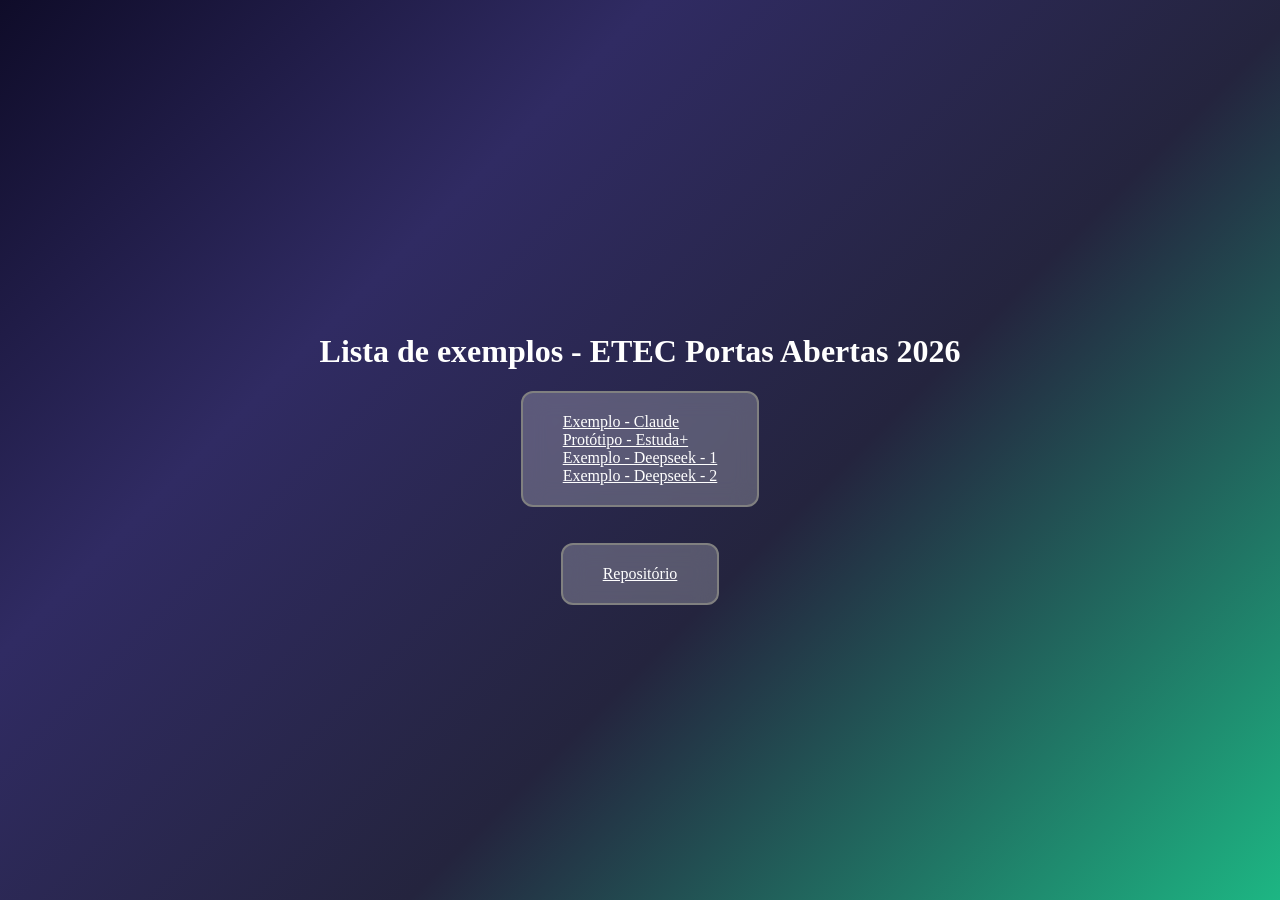
<file: index.html>
<!DOCTYPE html>
<html lang="en">
<head>
    <meta charset="UTF-8">
    <meta name="viewport" content="width=device-width, initial-scale=1.0">
    <link rel="stylesheet" href="style.css">
    <title>ETEC - 2026</title>
</head>
<body>
    <h1>Lista de exemplos - ETEC Portas Abertas 2026</h1>
    <div class="card">
        <ul>
        <li><a href="planner-estudos.html">Exemplo - Claude</a></li>
        <li><a href="https://normynaoexiste.github.io/site-estuda-mais/">Protótipo - Estuda+</a></li>
        <li><a href="deepseek_html_20260831_4bf552.html">Exemplo - Deepseek - 1</a></li>
        <li><a href="deepseek2.html" target="_blank">Exemplo - Deepseek - 2</a></li>
    </ul>
    </div>


    <br>
    <br>
    <div class="card">
        <a href="https://github.com/NormyNaoExiste">Repositório</a>
    </div>
</body>
</html>
</file>
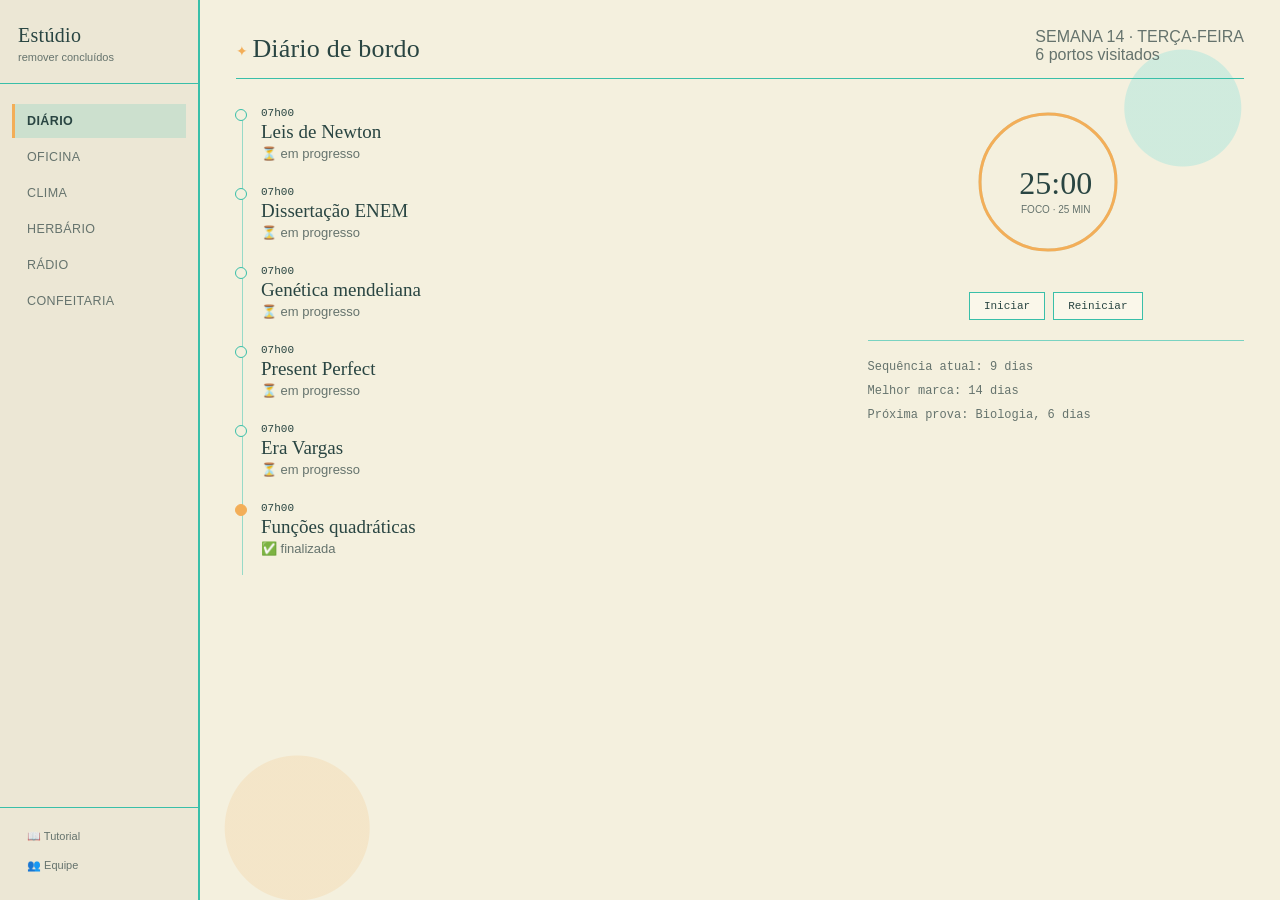
<file: deepseek2.html>
<!DOCTYPE html>
<html lang="pt-BR">
<head>
  <meta charset="UTF-8">
  <meta name="viewport" content="width=device-width, initial-scale=1.0">
  <title>Estúdio · remover concluídos + horário real</title>
  <style>
    * { box-sizing: border-box; margin:0; padding:0; }
    :root{
      --bg:#F4F0DE;
      --surface:#FFFDF4;
      --ink:#294542;
      --ink-soft:#65736D;
      --accent:#F3AE58;
      --mint:#BCE8DD;
      --mint-strong:#39BFA9;
      --warn:#D98255;
      --line:#79D3C1;
      --display: Georgia, 'Times New Roman', serif;
      --body: Arial, Helvetica, sans-serif;
      --mono:'Courier New', monospace;
      --sidebar-width: 200px;
    }
    html, body {
      height:100%;
      background:var(--bg);
      font-family:var(--body);
      color:var(--ink);
    }
    #app {
      display:flex;
      min-height:100vh;
      background:var(--bg);
    }
    .sidebar {
      width: var(--sidebar-width);
      background: #ECE7D5;
      border-right: 2px solid var(--mint-strong);
      padding: 24px 0 20px 0;
      display:flex;
      flex-direction:column;
      flex-shrink:0;
      height:100vh;
      position:sticky;
      top:0;
      overflow-y:auto;
    }
    .sidebar .logo {
      font-family:var(--display);
      font-size:20px;
      padding:0 18px 20px 18px;
      border-bottom:1px solid var(--mint-strong);
      margin-bottom:20px;
      color:var(--ink);
      letter-spacing:.3px;
    }
    .sidebar .logo small {
      display:block;
      font-size:11px;
      font-family:var(--body);
      color:var(--ink-soft);
      letter-spacing:0;
      margin-top:4px;
    }
    .sidebar nav {
      display:flex;
      flex-direction:column;
      gap:2px;
      padding:0 12px;
      flex:1;
    }
    .sidebar nav button {
      background:transparent;
      border:none;
      border-radius:0;
      padding:10px 12px;
      text-align:left;
      font-size:12.5px;
      font-family:var(--body);
      color:var(--ink-soft);
      cursor:pointer;
      transition:.2s;
      letter-spacing:.4px;
      border-left:3px solid transparent;
      text-transform:uppercase;
    }
    .sidebar nav button:hover {
      background:rgba(57, 191, 169, 0.12);
      color:var(--ink);
      border-left-color:var(--mint-strong);
    }
    .sidebar nav button.active {
      background:rgba(57, 191, 169, 0.18);
      color:var(--ink);
      font-weight:600;
      border-left-color:var(--accent);
    }
    .sidebar .footer-links {
      border-top:1px solid var(--mint-strong);
      padding:14px 12px 0;
      margin-top:10px;
    }
    .sidebar .footer-links button {
      display:block;
      width:100%;
      background:transparent;
      border:none;
      padding:8px 12px;
      text-align:left;
      font-size:11px;
      color:var(--ink-soft);
      cursor:pointer;
      font-family:var(--body);
      border-left:3px solid transparent;
      transition:.2s;
    }
    .sidebar .footer-links button:hover {
      background:rgba(57, 191, 169, 0.10);
      color:var(--ink);
      border-left-color:var(--mint-strong);
    }
    .sidebar .footer-links button.active {
      background:rgba(57, 191, 169, 0.15);
      color:var(--ink);
      font-weight:500;
      border-left-color:var(--accent);
    }

    .main-content {
      flex:1;
      padding:28px 36px 40px 36px;
      background:
        radial-gradient(circle at 91% 12%, rgba(188,232,221,.65) 0 58px, transparent 59px),
        radial-gradient(circle at 9% 92%, rgba(243,174,88,.16) 0 72px, transparent 73px),
        var(--bg);
      overflow-y:auto;
    }
    .panel {
      display:block;
      animation: fadeIn .25s;
    }
    .panel.hidden { display:none; }
    @keyframes fadeIn { 0%{opacity:0.4;} 100%{opacity:1;} }

    .masthead {
      border-bottom:1px solid var(--mint-strong);
      padding-bottom:14px;
      margin-bottom:28px;
      display:flex;
      justify-content:space-between;
      align-items:flex-end;
      flex-wrap:wrap;
    }
    .masthead h1 {
      font-family:var(--display);
      font-weight:400;
      color:var(--ink);
      letter-spacing:.2px;
      font-size:26px;
    }
    .masthead h1::before {
      content:'✦ ';
      color:var(--accent);
      font-family:Arial,sans-serif;
      font-size:.55em;
      vertical-align:middle;
    }
    .coord, .data, .sub, .freq, .registro, .rodape, .t-diario .porto .hora, .t-oficina .peca .cod, .t-oficina .peca .pct {
      color:var(--ink-soft);
    }

    /* DIÁRIO */
    .grid-diario {
      display:grid;
      grid-template-columns:1.55fr 1fr;
      gap:48px;
    }
    .rota {
      position:relative;
      padding-left:25px;
    }
    .rota::before {
      content:'';
      position:absolute;
      left:6px;
      top:6px;
      bottom:6px;
      width:1px;
      background:var(--line);
      opacity:.75;
    }
    .porto {
      position:relative;
      padding:0 0 25px;
    }
    .porto::before {
      content:'';
      position:absolute;
      left:-26px;
      top:2px;
      width:10px;
      height:10px;
      border-radius:50%;
      background:var(--bg);
      border:1.5px solid var(--mint-strong);
    }
    .porto.feito::before {
      background:var(--accent);
      border-color:var(--accent);
    }
    .porto .hora {
      font-family:var(--mono);
      font-size:11px;
    }
    .porto .nome {
      font-family:var(--display);
      font-size:19px;
      margin-top:2px;
    }
    .porto .nota {
      font-size:13px;
      color:var(--ink-soft);
      margin-top:3px;
    }
    .instrumento {
      position:relative;
      width:165px;
      height:165px;
      margin:0 auto 20px;
    }
    .instrumento svg { transform:rotate(-90deg); }
    .instrumento .trilha { fill:none; stroke:#C9E5DD; stroke-width:3; }
    .instrumento .progresso { fill:none; stroke:var(--accent); stroke-width:3; stroke-linecap:round; transition:stroke-dashoffset 1s linear; }
    .instrumento .miolo {
      position:absolute;
      inset:0;
      display:flex;
      align-items:center;
      justify-content:center;
      flex-direction:column;
    }
    .instrumento .num { font-family:var(--display); font-size:32px; }
    .instrumento .lbl { font-size:10px; color:var(--ink-soft); margin-top:2px; }
    .comandos {
      display:flex;
      gap:8px;
      justify-content:center;
      margin-bottom:20px;
    }
    .comandos button {
      border:1px solid var(--mint-strong);
      border-radius:0;
      color:var(--ink);
      background:rgba(255,253,244,.55);
      padding:7px 14px;
      font-family:var(--mono);
      font-size:11px;
      cursor:pointer;
    }
    .comandos button:hover { border-color:var(--accent); color:var(--accent); }
    .registro {
      font-family:var(--mono);
      font-size:12px;
      line-height:2;
      color:var(--ink-soft);
      border-top:1px solid var(--line);
      padding-top:14px;
    }

    /* OFICINA */
    .bancada {
      display:grid;
      grid-template-columns:repeat(3,1fr);
      gap:16px;
      margin-bottom:20px;
    }
    .peca {
      background:rgba(255,253,244,.82);
      border:1px solid var(--mint-strong);
      padding:17px;
      box-shadow:3px 3px 0 rgba(188,232,221,.7);
      transition:0.2s;
    }
    .peca h3 {
      font-family:var(--display);
      font-weight:400;
      font-size:17px;
      color:var(--ink);
      margin:6px 0 8px;
    }
    .barra {
      height:5px;
      background:#DCEDE7;
      border-radius:0;
      overflow:hidden;
    }
    .barra i { display:block; height:100%; background:var(--accent); }
    .peca.pronta { background:var(--ink); border-color:var(--ink); box-shadow:3px 3px 0 var(--accent); }
    .peca.pronta .cod, .peca.pronta h3, .peca.pronta .pct { color:#F4F0DE; }
    .ordem {
      background:var(--accent);
      color:var(--ink);
      border-radius:0;
      font-family:var(--mono);
      padding:4px 9px;
      font-size:11px;
    }
    .ferramenta {
      display:flex;
      gap:12px;
      flex-wrap:wrap;
      margin:16px 0 12px;
      align-items:center;
    }
    .ferramenta input {
      flex:1 1 180px;
      padding:10px 12px;
      border:1px solid var(--mint-strong);
      background:var(--surface);
      font-size:13px;
      color:var(--ink);
      border-radius:0;
      outline:none;
    }
    .ferramenta input:focus { border-color:var(--accent); }
    .ferramenta button {
      background:var(--surface);
      border:1px solid var(--mint-strong);
      padding:9px 18px;
      font-family:var(--mono);
      font-size:11px;
      text-transform:uppercase;
      cursor:pointer;
      color:var(--ink);
      transition:.2s;
      box-shadow:2px 2px 0 rgba(188,232,221,.6);
    }
    .ferramenta button:hover { background:var(--accent); border-color:var(--accent); box-shadow:2px 2px 0 var(--ink); }
    .ferramenta button.remover { background:transparent; box-shadow:none; border-color:#d4c9b8; color:var(--ink-soft); }
    .ferramenta button.remover:hover { background:#f0e3d4; border-color:var(--warn); color:var(--warn); }
    .ferramenta button.danger { background:#f0e3d4; border-color:var(--warn); color:var(--warn); }
    .ferramenta button.danger:hover { background:var(--warn); color:#fff; border-color:var(--warn); }
    .rodape {
      border-top:1px dashed var(--mint-strong);
      margin-top:12px;
      padding-top:12px;
      font-family:var(--mono);
      font-size:11px;
      color:#5a5a54;
      display:flex;
      justify-content:space-between;
      flex-wrap:wrap;
    }

    /* CLIMA */
    .medidores { display:flex; gap:16px; margin:26px 0 30px; }
    .medidor { flex:1; background:rgba(255,253,244,.82); border:1px solid var(--mint-strong); box-shadow:4px 4px 0 rgba(188,232,221,.65); padding:16px 14px; }
    .medidor .v { font-family:var(--display); font-size:28px; color:var(--ink); }
    .medidor .k { font-size:11px; color:var(--ink-soft); margin-top:2px; }
    .previsao .dia { display:flex; align-items:center; gap:14px; padding:11px 0; border-bottom:1px solid #C8E4DC; }
    .previsao .dia:last-child { border-bottom:none; }
    .previsao .rotulo { width:64px; font-size:12px; color:var(--ink-soft); }
    .previsao .icone { width:28px; text-align:center; font-size:16px; color:var(--accent); }
    .previsao .desc { flex:1; font-size:14px; color:var(--ink); }
    .previsao .temp { font-family:var(--mono); font-size:12px; color:var(--ink-soft); }

    /* HERBÁRIO */
    .colecao { display:grid; grid-template-columns:repeat(2,1fr); gap:16px; margin-top:26px; }
    .especime { border:1px solid var(--mint-strong); padding:18px; background:rgba(255,253,244,.82); box-shadow:3px 3px 0 rgba(188,232,221,.55); position:relative; }
    .especime .num { font-family:var(--mono); font-size:10px; color:#8A9169; }
    .especime .nome { font-family:var(--display); font-style:italic; font-size:17px; color:var(--ink); margin:5px 0 8px; }
    .especime .obs { font-size:12px; color:var(--ink-soft); line-height:1.5; }

    /* RÁDIO */
    .dial { height:3px; background:#C9E5DD; margin:22px 0 28px; position:relative; border-radius:2px; }
    .dial i { position:absolute; top:-5px; width:2px; height:13px; background:#82CDBD; }
    .dial .agulha { position:absolute; top:-8px; width:2px; height:19px; background:var(--accent); }
    .estacoes .estacao { display:flex; align-items:center; gap:14px; padding:13px 0; border-bottom:1px solid #C8E4DC; }
    .estacoes .estacao:last-child { border:none; }
    .estacoes .num { font-family:var(--mono); font-size:12px; color:var(--accent); width:46px; }
    .estacoes .nome { flex:1; font-size:14.5px; }
    .onda { display:flex; gap:2px; align-items:flex-end; height:16px; }
    .onda span { width:2.5px; background:var(--accent); opacity:.85; }

    /* CONFEITARIA */
    .receitas { display:flex; flex-direction:column; gap:16px; }
    .receita { background:rgba(255,253,244,.88); border:1px solid var(--mint-strong); padding:18px 20px; box-shadow:4px 4px 0 rgba(188,232,221,.6); display:flex; justify-content:space-between; align-items:center; flex-wrap:wrap; }
    .receita .info h3 { font-family:var(--display); color:var(--ink); font-size:18px; margin:0; }
    .receita .info .ingred { color:var(--ink-soft); font-size:12px; margin-top:3px; }
    .receita .tempo { color:var(--ink); background:var(--mint); border:1px solid var(--mint-strong); padding:5px 10px; font-family:var(--mono); font-size:12px; }

    .tutorial-box, .equipe-box {
      max-width:760px;
      margin:0 auto;
      background:rgba(255,253,244,.78);
      padding:28px 34px;
      border:1px solid var(--mint-strong);
      box-shadow:6px 6px 0 rgba(188,232,221,.5);
    }
    .tutorial-box h2, .equipe-box h2 {
      font-family:var(--display);
      font-size:24px;
      margin-bottom:16px;
      color:var(--ink);
    }
    .tutorial-box p, .equipe-box p {
      line-height:1.7;
      margin-bottom:14px;
      color:var(--ink-soft);
    }
    .tutorial-box ul {
      padding-left:24px;
      margin-bottom:16px;
      color:var(--ink-soft);
    }
    .tutorial-box ul li { margin-bottom:8px; }
    .equipe-grid {
      display:grid;
      grid-template-columns:repeat(auto-fill, minmax(180px,1fr));
      gap:18px;
      margin-top:16px;
    }
    .membro {
      background:var(--surface);
      padding:16px;
      border:1px solid var(--mint-strong);
      box-shadow:3px 3px 0 rgba(188,232,221,.4);
    }
    .membro h4 { font-family:var(--display); font-size:18px; color:var(--ink); }
    .membro span { font-size:12px; color:var(--ink-soft); display:block; margin-top:4px; }

    @media (max-width:760px) {
      .sidebar { width:150px; padding:16px 0; }
      .sidebar .logo { font-size:17px; padding:0 12px 16px 12px; }
      .sidebar nav button { font-size:11px; padding:8px 10px; }
      .main-content { padding:20px 16px 30px; }
      .grid-diario { grid-template-columns:1fr; gap:30px; }
      .bancada { grid-template-columns:1fr 1fr; }
      .medidores { flex-direction:column; }
    }
    @media (max-width:520px) {
      .sidebar { width:120px; }
      .sidebar .logo { font-size:14px; }
      .sidebar nav button { font-size:9px; padding:6px 8px; }
      .bancada, .colecao { grid-template-columns:1fr; }
      .main-content { padding:14px 12px 24px; }
      .ferramenta { flex-direction:column; align-items:stretch; }
    }
  </style>
</head>
<body>
<div id="app">
  <aside class="sidebar">
    <div class="logo">Estúdio <small>remover concluídos</small></div>
    <nav id="nav-principal">
      <button class="active" data-t="diario">Diário</button>
      <button data-t="oficina">Oficina</button>
      <button data-t="clima">Clima</button>
      <button data-t="herbario">Herbário</button>
      <button data-t="radio">Rádio</button>
      <button data-t="confeitaria">Confeitaria</button>
    </nav>
    <div class="footer-links">
      <button data-t="tutorial">📖 Tutorial</button>
      <button data-t="equipe">👥 Equipe</button>
    </div>
  </aside>

  <main class="main-content">
    <!-- DIÁRIO -->
    <div class="panel" data-p="diario">
      <div class="masthead">
        <h1>Diário de bordo</h1>
        <div class="coord" id="diario-status">SEMANA 14 · TERÇA-FEIRA<br><span id="contagem-portos">0</span> portos visitados</div>
      </div>
      <div class="grid-diario">
        <div class="rota" id="rota-diario">
          <div style="color:var(--ink-soft); font-style:italic; padding:10px 0;" id="mensagem-vazio">Nenhum card na oficina ainda. Adicione na aba Oficina.</div>
        </div>
        <div>
          <div class="instrumento">
            <svg width="150" height="150" viewBox="0 0 150 150">
              <circle class="trilha" cx="75" cy="75" r="68"></circle>
              <circle id="pomo-progresso" class="progresso" cx="75" cy="75" r="68" stroke-dasharray="427.3" stroke-dashoffset="0"></circle>
            </svg>
            <div class="miolo">
              <div class="num" id="pomo-tempo">25:00</div>
              <div class="lbl" id="pomo-lbl">FOCO · 25 MIN</div>
            </div>
          </div>
          <div class="comandos">
            <button id="pomo-play">Iniciar</button>
            <button id="pomo-reset">Reiniciar</button>
          </div>
          <div class="registro" id="registro-diario">
            Sequência atual: 9 dias<br>
            Melhor marca: 14 dias<br>
            Próxima prova: Biologia, 6 dias
          </div>
        </div>
      </div>
    </div>

    <!-- OFICINA -->
    <div class="panel hidden" data-p="oficina">
      <div class="masthead"><h1>OFICINA DE ESTUDOS</h1><div class="ordem">OS Nº 0142</div></div>
      <div class="ferramenta">
        <input type="text" id="novaPecaInput" placeholder="Ex: Química — Ligações" value="">
        <button id="adicionarPecaBtn">+ Adicionar card</button>
        <button id="removerConcluidosBtn" class="danger">🗑 Remover concluídos</button>
      </div>
      <div class="bancada" id="bancadaCards">
        <div class="peca" data-id="5" data-titulo="Leis de Newton" data-timestamp="5"><div class="cod">PC-06 · FIS</div><h3>Leis de Newton</h3><div class="barra"><i style="width:0%"></i></div><div class="pct">na fila</div></div>
        <div class="peca" data-id="4" data-titulo="Dissertação ENEM" data-timestamp="4"><div class="cod">PC-05 · RED</div><h3>Dissertação ENEM</h3><div class="barra"><i style="width:10%"></i></div><div class="pct">10% em produção</div></div>
        <div class="peca" data-id="3" data-titulo="Genética mendeliana" data-timestamp="3"><div class="cod">PC-04 · BIO</div><h3>Genética mendeliana</h3><div class="barra"><i style="width:20%"></i></div><div class="pct">20% em produção</div></div>
        <div class="peca" data-id="2" data-titulo="Present Perfect" data-timestamp="2"><div class="cod">PC-03 · ING</div><h3>Present Perfect</h3><div class="barra"><i style="width:45%"></i></div><div class="pct">45% em produção</div></div>
        <div class="peca" data-id="1" data-titulo="Era Vargas" data-timestamp="1"><div class="cod">PC-02 · HIS</div><h3>Era Vargas</h3><div class="barra"><i style="width:70%"></i></div><div class="pct">70% em produção</div></div>
        <div class="peca pronta" data-id="0" data-titulo="Funções quadráticas" data-timestamp="0"><div class="cod">PC-01 · MAT</div><h3>Funções quadráticas</h3><div class="barra"><i style="width:100%"></i></div><div class="pct">100% — finalizada</div></div>
      </div>
      <div class="rodape"><span id="contagemPecas">6 peças na bancada</span><span id="resumoStatus">1 finalizada · 4 em produção · 1 na fila</span></div>
    </div>

    <!-- CLIMA -->
    <div class="panel hidden" data-p="clima">
      <div class="masthead"><h1>Estação de estudos</h1><div class="data">Boletim de terça-feira, 14ª semana</div></div>
      <div class="medidores">
        <div class="medidor"><div class="v" id="clima-carga">72%</div><div class="k">carga cumprida na semana</div></div>
        <div class="medidor"><div class="v" id="clima-tempo">3h40</div><div class="k">tempo de estudo hoje</div></div>
        <div class="medidor"><div class="v" id="clima-dias">9</div><div class="k">dias seguidos de foco</div></div>
      </div>
      <div class="previsao">
        <div class="dia"><span class="rotulo">Hoje</span><span class="icone">☀︎</span><span class="desc">Céu limpo — boa concentração</span><span class="temp" id="previsao-hoje">3 tarefas</span></div>
        <div class="dia"><span class="rotulo">Amanhã</span><span class="icone">☁︎</span><span class="desc">Parcialmente nublado — revisão de Física</span><span class="temp">2 tarefas</span></div>
        <div class="dia"><span class="rotulo">Quinta</span><span class="icone">⛈</span><span class="desc">Tempestade de provas — Biologia N1</span><span class="temp">prova</span></div>
        <div class="dia"><span class="rotulo">Sexta</span><span class="icone">☀︎</span><span class="desc">Aberto — dia de folga programada</span><span class="temp">0 tarefas</span></div>
      </div>
    </div>

    <!-- HERBÁRIO -->
    <div class="panel hidden" data-p="herbario">
      <div class="masthead"><h1>Herbário de estudos</h1><div class="sub">coleção da 14ª semana</div></div>
      <div class="colecao" id="colecao-herbario"></div>
      <div class="rodape" style="margin-top:22px; justify-content:center;" id="rodape-herbario">0 espécimes catalogados</div>
    </div>

    <!-- RÁDIO -->
    <div class="panel hidden" data-p="radio">
      <div class="masthead"><h1>Sintonia de estudos</h1><div class="freq">92.7 FM — no ar há 3h40 hoje</div></div>
      <div class="dial"><i style="left:10%"></i><i style="left:30%"></i><i style="left:50%"></i><i style="left:70%"></i><i style="left:90%"></i><div class="agulha" style="left:63%"></div></div>
      <div class="estacoes" id="estacoes-radio"></div>
    </div>

    <!-- CONFEITARIA -->
    <div class="panel hidden" data-p="confeitaria">
      <div class="masthead"><h1>Receitas da semana</h1><div class="sub">o que colocar no forno hoje</div></div>
      <div class="receitas" id="receitas-confeitaria"></div>
    </div>

    <!-- TUTORIAL -->
    <div class="panel hidden" data-p="tutorial">
      <div class="tutorial-box">
        <h2>📖 Como usar o painel</h2>
        <p><strong>Novidades:</strong></p>
        <ul>
          <li><strong>Remover concluídos:</strong> o botão na Oficina remove todos os cards marcados como "finalizados".</li>
          <li><strong>Horário real:</strong> no Diário, cada novo card recebe o horário atual (aproximado) em que foi adicionado.</li>
          <li><strong>Ordem recente:</strong> todos os itens aparecem do mais recente para o mais antigo.</li>
        </ul>
        <p>Dê duplo clique em um card da Oficina para alternar entre "em produção" e "finalizado".</p>
      </div>
    </div>

    <!-- EQUIPE -->
    <div class="panel hidden" data-p="equipe">
      <div class="equipe-box">
        <h2>👥 Equipe do projeto</h2>
        <p>Conheça quem contribuiu para este painel de estudos.</p>
        <div class="equipe-grid">
          <div class="membro"><h4>Ana Clara</h4><span>design & interface</span></div>
          <div class="membro"><h4>Bruno Mendes</h4><span>desenvolvimento front-end</span></div>
          <div class="membro"><h4>Carla Souza</h4><span>conteúdo e curadoria</span></div>
          <div class="membro"><h4>Daniel Porto</h4><span>experiência do usuário</span></div>
          <div class="membro"><h4>Elena Rios</h4><span>ilustração e identidade</span></div>
          <div class="membro"><h4>Felipe Andrade</h4><span>testes e documentação</span></div>
        </div>
        <p style="margin-top:20px; font-size:13px; color:var(--ink-soft);">Este projeto é open-source e foi desenvolvido com carinho para estudantes.</p>
      </div>
    </div>

  </main>
</div>

<script>
  (function(){
    // ===== SIDEBAR =====
    const botoesNav = document.querySelectorAll('#nav-principal button');
    const botoesFooter = document.querySelectorAll('.footer-links button');
    const todosBotoes = [...botoesNav, ...botoesFooter];
    const panels = document.querySelectorAll('.panel');

    function switchTo(tabId) {
      todosBotoes.forEach(b => b.classList.remove('active'));
      const botaoClicado = document.querySelector(`button[data-t="${tabId}"]`);
      if (botaoClicado) botaoClicado.classList.add('active');
      panels.forEach(p => p.classList.add('hidden'));
      const painelAlvo = document.querySelector(`.panel[data-p="${tabId}"]`);
      if (painelAlvo) painelAlvo.classList.remove('hidden');
    }
    todosBotoes.forEach(btn => {
      btn.addEventListener('click', function() {
        const tab = this.dataset.t;
        if (tab) switchTo(tab);
      });
    });

    // ===== POMODORO =====
    const POMO_DURACAO = 25 * 60;
    const CIRCUNFERENCIA = 2 * Math.PI * 68;
    let pomoRestante = POMO_DURACAO;
    let pomoRodando = false;
    let pomoIntervalo = null;

    const pomoTempoEl = document.getElementById('pomo-tempo');
    const pomoProgressoEl = document.getElementById('pomo-progresso');
    const pomoPlayBtn = document.getElementById('pomo-play');
    const pomoResetBtn = document.getElementById('pomo-reset');
    if (pomoProgressoEl) pomoProgressoEl.setAttribute('stroke-dasharray', CIRCUNFERENCIA.toFixed(1));

    function pomoAtualizarTela() {
      if (!pomoTempoEl) return;
      const min = String(Math.floor(pomoRestante / 60)).padStart(2, '0');
      const seg = String(pomoRestante % 60).padStart(2, '0');
      pomoTempoEl.textContent = min + ':' + seg;
      if (pomoProgressoEl) {
        const fracaoRestante = pomoRestante / POMO_DURACAO;
        pomoProgressoEl.style.strokeDashoffset = (CIRCUNFERENCIA * (1 - fracaoRestante)).toFixed(1);
      }
    }
    function pomoTick() {
      if (pomoRestante <= 0) {
        clearInterval(pomoIntervalo);
        pomoRodando = false;
        if (pomoPlayBtn) pomoPlayBtn.textContent = 'Iniciar';
        const lbl = document.getElementById('pomo-lbl');
        if (lbl) lbl.textContent = 'CICLO CONCLUÍDO';
        return;
      }
      pomoRestante -= 1;
      pomoAtualizarTela();
    }
    if (pomoPlayBtn) {
      pomoPlayBtn.addEventListener('click', () => {
        pomoRodando = !pomoRodando;
        if (pomoRodando) {
          pomoPlayBtn.textContent = 'Pausar';
          const lbl = document.getElementById('pomo-lbl');
          if (lbl) lbl.textContent = 'FOCO · 25 MIN';
          pomoIntervalo = setInterval(pomoTick, 1000);
        } else {
          pomoPlayBtn.textContent = 'Iniciar';
          clearInterval(pomoIntervalo);
        }
      });
    }
    if (pomoResetBtn) {
      pomoResetBtn.addEventListener('click', () => {
        clearInterval(pomoIntervalo);
        pomoRodando = false;
        pomoRestante = POMO_DURACAO;
        if (pomoPlayBtn) pomoPlayBtn.textContent = 'Iniciar';
        const lbl = document.getElementById('pomo-lbl');
        if (lbl) lbl.textContent = 'FOCO · 25 MIN';
        pomoAtualizarTela();
      });
    }
    pomoAtualizarTela();

    // ===== OFICINA + SINCRONIZAÇÃO =====
    const bancada = document.getElementById('bancadaCards');
    const inputNova = document.getElementById('novaPecaInput');
    const btnAdicionar = document.getElementById('adicionarPecaBtn');
    const btnRemoverConcluidos = document.getElementById('removerConcluidosBtn');
    const contagemEl = document.getElementById('contagemPecas');
    const resumoEl = document.getElementById('resumoStatus');

    const rotaDiario = document.getElementById('rota-diario');
    const contagemPortos = document.getElementById('contagem-portos');
    const msgVazio = document.getElementById('mensagem-vazio');
    const colecaoHerbario = document.getElementById('colecao-herbario');
    const rodapeHerbario = document.getElementById('rodape-herbario');
    const estacoesRadio = document.getElementById('estacoes-radio');
    const receitasConfeitaria = document.getElementById('receitas-confeitaria');
    const climaCarga = document.getElementById('clima-carga');
    const climaDias = document.getElementById('clima-dias');
    const previsaoHoje = document.getElementById('previsao-hoje');

    let nextId = 6;
    let timestampCounter = 6;

    // Horário atual para o diário
    function getHoraAtual() {
      const now = new Date();
      const h = String(now.getHours()).padStart(2, '0');
      const m = String(now.getMinutes()).padStart(2, '0');
      return h + 'h' + m;
    }

    function obterMateriasOrdenadas() {
      const cards = bancada.querySelectorAll('.peca');
      const lista = [];
      cards.forEach(card => {
        const titulo = card.dataset.titulo || card.querySelector('h3')?.textContent || 'Matéria';
        const pronta = card.classList.contains('pronta');
        const timestamp = parseInt(card.dataset.timestamp) || 0;
        const hora = card.dataset.hora || '07h00';
        lista.push({ titulo, pronta, timestamp, hora, element: card });
      });
      lista.sort((a, b) => b.timestamp - a.timestamp);
      return lista;
    }

    function traduzirNome(titulo) {
      const mapa = {
        'funções': 'Functio', 'quadráticas': 'quadratica', 'vargas': 'vargensis',
        'present': 'Praesens', 'perfect': 'perfectum', 'genética': 'Genetica',
        'mendeliana': 'mendeliana', 'dissertação': 'Dissertatio', 'enem': 'enemensis',
        'newton': 'Newtonii', 'leis': 'Leges', 'química': 'Chemica',
        'ligações': 'ligationis', 'física': 'Physica', 'matemática': 'Mathematica',
        'história': 'Historia', 'inglês': 'Anglicus', 'biologia': 'Biologia',
        'redação': 'Redactio'
      };
      const lower = titulo.toLowerCase();
      for (let [chave, valor] of Object.entries(mapa)) {
        if (lower.includes(chave)) return valor;
      }
      return titulo.substring(0, 8).toLowerCase() + 'ensis';
    }

    function reordenarBancada() {
      const cards = bancada.querySelectorAll('.peca');
      const lista = Array.from(cards).map(el => ({
        el,
        timestamp: parseInt(el.dataset.timestamp) || 0
      }));
      lista.sort((a, b) => b.timestamp - a.timestamp);
      lista.forEach(item => bancada.appendChild(item.el));
    }

    function sincronizarTudo() {
      const materias = obterMateriasOrdenadas();
      const total = materias.length;
      const finalizadas = materias.filter(m => m.pronta).length;

      // DIÁRIO
      if (msgVazio) {
        msgVazio.style.display = total === 0 ? 'block' : 'none';
      }
      const portosExistentes = rotaDiario.querySelectorAll('.porto');
      portosExistentes.forEach(p => p.remove());

      materias.forEach((m, idx) => {
        const porto = document.createElement('div');
        porto.className = 'porto' + (m.pronta ? ' feito' : '');
        const hora = m.hora || '07h00';
        const nota = m.pronta ? '✅ finalizada' : '⏳ em progresso';
        porto.innerHTML = `
          <div class="hora">${hora}</div>
          <div class="nome">${m.titulo}</div>
          <div class="nota">${nota}</div>
        `;
        rotaDiario.appendChild(porto);
      });
      if (contagemPortos) contagemPortos.textContent = total;

      // HERBÁRIO
      colecaoHerbario.innerHTML = '';
      materias.forEach((m, idx) => {
        const div = document.createElement('div');
        div.className = 'especime' + (m.pronta ? ' colhido' : '');
        const nomeCient = traduzirNome(m.titulo);
        const obs = m.pronta ? 'Espécime catalogada e identificada.' : 'Em observação — requer mais estudo.';
        div.innerHTML = `
          <div class="num">Nº ${String(idx+31).padStart(3, '0')}</div>
          <div class="nome">${nomeCient}</div>
          <div class="obs">${obs}</div>
        `;
        colecaoHerbario.appendChild(div);
      });
      rodapeHerbario.textContent = materias.filter(m=>m.pronta).length + ' espécimes colhidos · ' + materias.filter(m=>!m.pronta).length + ' em observação';

      // RÁDIO
      estacoesRadio.innerHTML = '';
      const freqs = [88.3, 94.1, 101.5, 106.9, 92.5, 98.7];
      materias.forEach((m, idx) => {
        const div = document.createElement('div');
        div.className = 'estacao';
        const freq = freqs[idx % freqs.length].toFixed(1);
        const intensidade = m.pronta ? 14 : 6 + Math.floor(Math.random() * 6);
        const ondas = [intensidade, Math.max(4, intensidade-4), Math.min(16, intensidade+2), Math.max(3, intensidade-6)];
        div.innerHTML = `
          <span class="num">${freq}</span>
          <span class="nome">${m.titulo}</span>
          <div class="onda">
            <span style="height:${ondas[0]}px"></span>
            <span style="height:${ondas[1]}px"></span>
            <span style="height:${ondas[2]}px"></span>
            <span style="height:${ondas[3]}px"></span>
          </div>
        `;
        estacoesRadio.appendChild(div);
      });

      // CONFEITARIA
      receitasConfeitaria.innerHTML = '';
      const tempos = ['40 min', '35 min', '25 min', '50 min', '30 min', '45 min'];
      materias.forEach((m, idx) => {
        const div = document.createElement('div');
        div.className = 'receita';
        const ingred = m.pronta ? '📦 ingredientes preparados' : '🔄 ingredientes em separação';
        div.innerHTML = `
          <div class="info">
            <h3>${m.titulo}</h3>
            <div class="ingred">${ingred}</div>
          </div>
          <div class="tempo">${tempos[idx % tempos.length]}</div>
        `;
        receitasConfeitaria.appendChild(div);
      });

      // CLIMA
      const pctFinalizadas = total > 0 ? Math.round((finalizadas / total) * 100) : 0;
      climaCarga.textContent = pctFinalizadas + '%';
      climaDias.textContent = total > 0 ? Math.min(14, 5 + total) : '0';
      previsaoHoje.textContent = total + ' tarefas';

      // RODAPÉ OFICINA
      const totalCards = bancada.querySelectorAll('.peca').length;
      const finalizadosCards = bancada.querySelectorAll('.peca.pronta').length;
      contagemEl.textContent = totalCards + ' peças na bancada';
      const producao = totalCards - finalizadosCards;
      let resumo = '';
      if (finalizadosCards > 0) resumo += finalizadosCards + ' finalizada' + (finalizadosCards>1?'s':'') + ' · ';
      resumo += producao + ' em produção';
      resumoEl.textContent = resumo;

      reordenarBancada();
    }

    // ===== ADICIONAR CARD (com horário atual) =====
    function criarCard(titulo, id) {
      const div = document.createElement('div');
      div.className = 'peca';
      div.dataset.id = id;
      div.dataset.titulo = titulo;
      const timestamp = timestampCounter++;
      div.dataset.timestamp = timestamp;
      const horaAtual = getHoraAtual();
      div.dataset.hora = horaAtual;
      const codigo = 'PC-' + String(id+1).padStart(2, '0') + ' · ' + titulo.substring(0,3).toUpperCase();
      const pct = Math.floor(Math.random() * 41);
      const pctText = pct + '% em produção';
      const larguraBarra = pct + '%';
      div.innerHTML = `
        <div class="cod">${codigo}</div>
        <h3>${titulo}</h3>
        <div class="barra"><i style="width:${larguraBarra}"></i></div>
        <div class="pct">${pctText}</div>
      `;
      div.addEventListener('dblclick', function() {
        this.classList.toggle('pronta');
        sincronizarTudo();
      });
      return div;
    }

    function adicionarCard() {
      const titulo = inputNova.value.trim();
      if (titulo === '') {
        alert('Digite o título do card (ex: Química — Ligações)');
        return;
      }
      const id = nextId++;
      const card = criarCard(titulo, id);
      bancada.prepend(card);
      inputNova.value = '';
      sincronizarTudo();
    }

    // ===== REMOVER CONCLUÍDOS =====
    function removerConcluidos() {
      const concluidos = bancada.querySelectorAll('.peca.pronta');
      if (concluidos.length === 0) {
        alert('Nenhum card concluído para remover.');
        return;
      }
      // Mantém apenas os cards iniciais? Vamos remover todos os concluídos, inclusive os iniciais.
      // Mas vamos garantir que pelo menos um card fique (se todos forem removidos, a bancada fica vazia)
      const totalCards = bancada.querySelectorAll('.peca').length;
      if (totalCards === concluidos.length) {
        alert('Não é possível remover todos os cards. Deixe pelo menos um em produção.');
        return;
      }
      concluidos.forEach(card => card.remove());
      sincronizarTudo();
    }

    if (btnAdicionar) btnAdicionar.addEventListener('click', adicionarCard);
    if (btnRemoverConcluidos) btnRemoverConcluidos.addEventListener('click', removerConcluidos);
    if (inputNova) {
      inputNova.addEventListener('keydown', (e) => {
        if (e.key === 'Enter') { e.preventDefault(); adicionarCard(); }
      });
    }

    // duplo clique nos cards iniciais
    document.querySelectorAll('.peca').forEach(card => {
      card.addEventListener('dblclick', function() {
        this.classList.toggle('pronta');
        sincronizarTudo();
      });
    });

    sincronizarTudo();
    switchTo('diario');

  })();
</script>
</body>
</html>
</file>
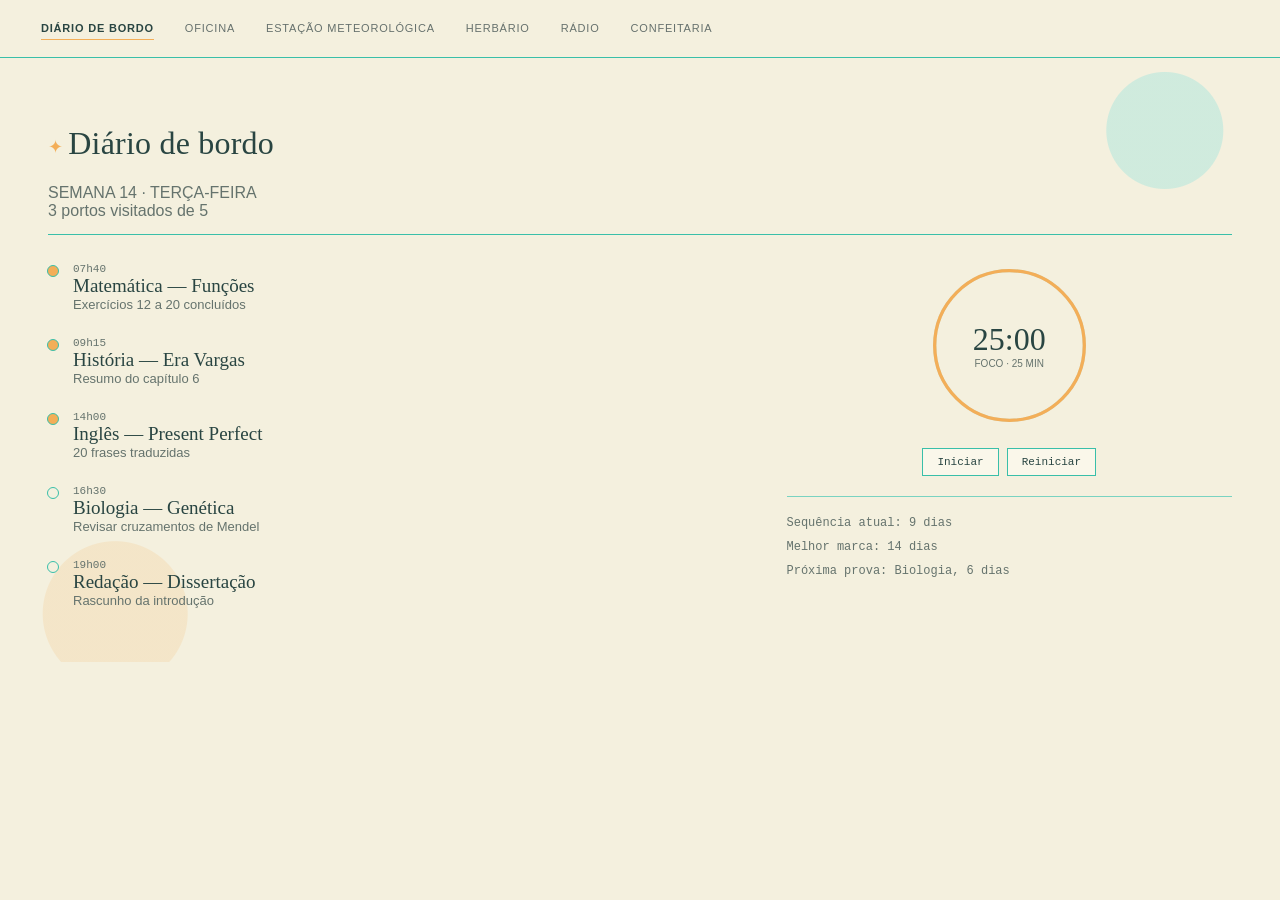
<file: deepseek_html_20260831_4bf552.html>
<!DOCTYPE html>
<html lang="pt-BR">
<head>
  <meta charset="UTF-8">
  <meta name="viewport" content="width=device-width, initial-scale=1.0">
  <title>Estúdio · Oficina de estudos</title>
  <style>
    :root{
      --bg:#F4F0DE;
      --surface:#FFFDF4;
      --ink:#294542;
      --ink-soft:#65736D;
      --accent:#F3AE58;
      --mint:#BCE8DD;
      --mint-strong:#39BFA9;
      --warn:#D98255;
      --line:#79D3C1;
      --display: Georgia, 'Times New Roman', serif;
      --body: Arial, Helvetica, sans-serif;
      --mono:'Courier New', monospace;
      --radius:2px;
    }
    html, body{
      margin:0;
      background:#F4F0DE;
    }
    #app{
      position:relative;
      background:var(--bg);
      color:var(--ink);
      font-family:var(--body);
      min-height:600px;
      border-radius:0;
      overflow:hidden;
    }
    #app::before{
      content:'';
      position:absolute;
      inset:0;
      pointer-events:none;
      opacity:.45;
      background:
        linear-gradient(90deg, transparent 0 3%, rgba(188,232,221,.55) 3% 5%, transparent 5% 100%);
    }
    .switcher{
      position:relative;
      z-index:2;
      display:flex;
      gap:0;
      flex-wrap:wrap;
      background:#F4F0DE;
      padding:15px 28px 10px;
      border-bottom:1px solid var(--mint-strong);
    }
    .switcher button{
      flex:0 1 auto;
      min-width:0;
      padding:7px 13px;
      margin-right:5px;
      background:transparent;
      border:0;
      border-radius:0;
      color:#66716D;
      font-family:var(--body);
      font-size:11px;
      letter-spacing:.8px;
      text-transform:uppercase;
      cursor:pointer;
      transition:.2s ease;
    }
    .switcher button::after{
      content:'';
      display:block;
      height:1px;
      width:0;
      margin:5px auto 0;
      background:var(--accent);
      transition:.2s ease;
    }
    .switcher button.active{
      background:transparent;
      color:var(--ink);
      font-weight:600;
    }
    .switcher button.active::after,
    .switcher button:hover::after{
      width:100%;
    }
    .switcher button:hover:not(.active){
      color:var(--ink);
    }
    .stage{
      position:relative;
      z-index:1;
      padding:46px 48px 54px;
      background:
        radial-gradient(circle at 91% 12%, rgba(188,232,221,.65) 0 58px, transparent 59px),
        radial-gradient(circle at 9% 92%, rgba(243,174,88,.16) 0 72px, transparent 73px),
        var(--bg);
    }
    h1,h2,h3{
      font-weight:400;
    }
    .hidden{display:none!important;}
    .masthead{
      border-bottom:1px solid var(--mint-strong);
      padding-bottom:14px;
      margin-bottom:28px;
    }
    .masthead h1,
    .t-diario .masthead h1,
    .t-oficina h1,
    .t-clima .masthead h1,
    .t-herbario .masthead h1,
    .t-radio .masthead h1,
    .t-confeitaria .masthead h1{
      font-family:var(--display);
      font-style:normal;
      font-weight:400;
      color:var(--ink);
      letter-spacing:.2px;
    }
    .masthead h1::before{
      content:'✦ ';
      color:var(--accent);
      font-family:Arial,sans-serif;
      font-size:.55em;
      vertical-align:middle;
    }
    .coord,.data,.sub,.freq,.registro,.rodape,
    .t-diario .porto .hora,
    .t-oficina .peca .cod,
    .t-oficina .peca .pct{
      color:var(--ink-soft);
    }
    /* ---------- OFICINA (com cards dinâmicos) ---------- */
    .t-oficina .stage{
      background:
        radial-gradient(circle at 91% 12%, rgba(188,232,221,.65) 0 58px, transparent 59px),
        radial-gradient(circle at 9% 92%, rgba(243,174,88,.16) 0 72px, transparent 73px),
        var(--bg);
    }
    .t-oficina .bancada{
      display:grid;
      grid-template-columns:repeat(3,1fr);
      gap:16px;
      margin-bottom:20px;
    }
    .t-oficina .peca{
      background:rgba(255,253,244,.82);
      border:1px solid var(--mint-strong);
      padding:17px;
      box-shadow:3px 3px 0 rgba(188,232,221,.7);
      transition:0.1s;
    }
    .t-oficina .peca h3{
      font-family:var(--display);
      font-weight:400;
      font-size:17px;
      color:var(--ink);
      margin:6px 0 8px;
    }
    .t-oficina .barra{
      height:5px;
      background:#DCEDE7;
      border-radius:0;
      overflow:hidden;
    }
    .t-oficina .barra i{
      display:block;
      height:100%;
      background:var(--accent);
    }
    .t-oficina .peca.pronta{
      background:var(--ink);
      border-color:var(--ink);
      box-shadow:3px 3px 0 var(--accent);
    }
    .t-oficina .peca.pronta .cod,
    .t-oficina .peca.pronta h3,
    .t-oficina .peca.pronta .pct{
      color:#F4F0DE;
    }
    .t-oficina .ordem{
      background:var(--accent);
      color:var(--ink);
      border-radius:0;
      font-family:var(--mono);
      padding:4px 9px;
      font-size:11px;
    }
    .t-oficina .rodape{
      border-top:1px dashed var(--mint-strong);
      margin-top:12px;
      padding-top:12px;
      font-family:var(--mono);
      font-size:11px;
      color:#5a5a54;
      display:flex;
      justify-content:space-between;
    }
    .t-oficina .ferramenta{
      display:flex;
      gap:12px;
      flex-wrap:wrap;
      margin:16px 0 12px;
      align-items:center;
    }
    .t-oficina .ferramenta input{
      flex:1 1 180px;
      padding:10px 12px;
      border:1px solid var(--mint-strong);
      background:var(--surface);
      font-family:var(--body);
      font-size:13px;
      color:var(--ink);
      border-radius:0;
      outline:none;
    }
    .t-oficina .ferramenta input:focus{
      border-color:var(--accent);
    }
    .t-oficina .ferramenta button{
      background:var(--surface);
      border:1px solid var(--mint-strong);
      padding:9px 18px;
      font-family:var(--mono);
      font-size:11px;
      text-transform:uppercase;
      cursor:pointer;
      color:var(--ink);
      transition:.2s;
      box-shadow:2px 2px 0 rgba(188,232,221,.6);
    }
    .t-oficina .ferramenta button:hover{
      background:var(--accent);
      border-color:var(--accent);
      box-shadow:2px 2px 0 var(--ink);
    }
    .t-oficina .ferramenta button.remover{
      background:transparent;
      box-shadow:none;
      border-color:#d4c9b8;
      color:var(--ink-soft);
    }
    .t-oficina .ferramenta button.remover:hover{
      background:#f0e3d4;
      border-color:var(--warn);
      color:var(--warn);
    }
    .t-oficina .vazio{
      text-align:center;
      padding:24px 0;
      color:var(--ink-soft);
      font-style:italic;
      grid-column:1 / -1;
    }
    /* responsividade */
    @media(max-width:760px){
      .switcher{padding:12px 14px 8px;}
      .switcher button{font-size:9px;padding:7px 8px;}
      .stage{padding:30px 20px 40px;}
      .t-oficina .bancada{grid-template-columns:1fr 1fr;}
    }
    @media(max-width:520px){
      .t-oficina .bancada{grid-template-columns:1fr;}
      .switcher button{min-width:33%;}
    }
  </style>
</head>
<body>
<div id="app" class="t-diario">
  <div class="switcher">
    <button class="active" data-t="diario">Diário de bordo</button>
    <button data-t="oficina">Oficina</button>
    <button data-t="clima">Estação meteorológica</button>
    <button data-t="herbario">Herbário</button>
    <button data-t="radio">Rádio</button>
    <button data-t="confeitaria">Confeitaria</button>
  </div>

  <div class="stage">

    <!-- 1 DIÁRIO DE BORDO (mantido) -->
    <div class="panel" data-p="diario">
      <div class="masthead">
        <h1>Diário de bordo</h1>
        <div class="coord">SEMANA 14 · TERÇA-FEIRA<br>3 portos visitados de 5</div>
      </div>
      <div class="grid" style="display:grid; grid-template-columns:1.55fr 1fr; gap:48px;">
        <div class="rota" style="position:relative; padding-left:25px;">
          <div style="position:relative; padding:0 0 25px;"><div style="position:absolute; left:-26px; top:2px; width:10px; height:10px; border-radius:50%; background:var(--accent); border:1.5px solid var(--mint-strong);"></div><div class="hora" style="font-family:var(--mono); font-size:11px; color:var(--ink-soft);">07h40</div><div class="nome" style="font-family:var(--display); font-size:19px;">Matemática — Funções</div><div class="nota" style="font-size:13px; color:var(--ink-soft);">Exercícios 12 a 20 concluídos</div></div>
          <div style="position:relative; padding:0 0 25px;"><div style="position:absolute; left:-26px; top:2px; width:10px; height:10px; border-radius:50%; background:var(--accent); border:1.5px solid var(--mint-strong);"></div><div class="hora" style="font-family:var(--mono); font-size:11px; color:var(--ink-soft);">09h15</div><div class="nome" style="font-family:var(--display); font-size:19px;">História — Era Vargas</div><div class="nota" style="font-size:13px; color:var(--ink-soft);">Resumo do capítulo 6</div></div>
          <div style="position:relative; padding:0 0 25px;"><div style="position:absolute; left:-26px; top:2px; width:10px; height:10px; border-radius:50%; background:var(--accent); border:1.5px solid var(--mint-strong);"></div><div class="hora" style="font-family:var(--mono); font-size:11px; color:var(--ink-soft);">14h00</div><div class="nome" style="font-family:var(--display); font-size:19px;">Inglês — Present Perfect</div><div class="nota" style="font-size:13px; color:var(--ink-soft);">20 frases traduzidas</div></div>
          <div style="position:relative; padding:0 0 25px;"><div style="position:absolute; left:-26px; top:2px; width:10px; height:10px; border-radius:50%; background:var(--bg); border:1.5px solid var(--mint-strong);"></div><div class="hora" style="font-family:var(--mono); font-size:11px; color:var(--ink-soft);">16h30</div><div class="nome" style="font-family:var(--display); font-size:19px;">Biologia — Genética</div><div class="nota" style="font-size:13px; color:var(--ink-soft);">Revisar cruzamentos de Mendel</div></div>
          <div style="position:relative; padding:0 0 0;"><div style="position:absolute; left:-26px; top:2px; width:10px; height:10px; border-radius:50%; background:var(--bg); border:1.5px solid var(--mint-strong);"></div><div class="hora" style="font-family:var(--mono); font-size:11px; color:var(--ink-soft);">19h00</div><div class="nome" style="font-family:var(--display); font-size:19px;">Redação — Dissertação</div><div class="nota" style="font-size:13px; color:var(--ink-soft);">Rascunho da introdução</div></div>
        </div>
        <div>
          <div style="position:relative; width:165px; height:165px; margin:0 auto 20px;">
            <svg width="165" height="165" viewBox="0 0 150 150"><circle fill="none" stroke="#C9E5DD" stroke-width="3" cx="75" cy="75" r="68"></circle><circle id="pomo-progresso" fill="none" stroke="var(--accent)" stroke-width="3" stroke-linecap="round" stroke-dasharray="427.3" stroke-dashoffset="0" cx="75" cy="75" r="68"></circle></svg>
            <div style="position:absolute; inset:0; display:flex; align-items:center; justify-content:center; flex-direction:column;"><div id="pomo-tempo" style="font-family:var(--display); font-size:32px;">25:00</div><div id="pomo-lbl" style="font-size:10px; color:var(--ink-soft);">FOCO · 25 MIN</div></div>
          </div>
          <div style="display:flex; gap:8px; justify-content:center; margin-bottom:20px;"><button id="pomo-play" style="border:1px solid var(--mint-strong); border-radius:0; color:var(--ink); background:rgba(255,253,244,.55); padding:7px 14px; font-family:var(--mono); font-size:11px; cursor:pointer;">Iniciar</button><button id="pomo-reset" style="border:1px solid var(--mint-strong); border-radius:0; color:var(--ink); background:rgba(255,253,244,.55); padding:7px 14px; font-family:var(--mono); font-size:11px; cursor:pointer;">Reiniciar</button></div>
          <div style="font-family:var(--mono); font-size:12px; line-height:2; color:var(--ink-soft); border-top:1px solid var(--line); padding-top:14px;">Sequência atual: 9 dias<br>Melhor marca: 14 dias<br>Próxima prova: Biologia, 6 dias</div>
        </div>
      </div>
    </div>

    <!-- 2 OFICINA (COM CARDS DINÂMICOS) -->
    <div class="panel hidden" data-p="oficina">
      <div class="masthead">
        <h1>OFICINA DE ESTUDOS</h1>
        <div class="ordem">OS Nº 0142</div>
      </div>

      <!-- ferramenta de adição -->
      <div class="ferramenta">
        <input type="text" id="novaPecaInput" placeholder="Ex: Química — Ligações" value="">
        <button id="adicionarPecaBtn">+ Adicionar card</button>
        <button id="removerUltimaPecaBtn" class="remover">✕ remover último</button>
      </div>

      <div class="bancada" id="bancadaCards">
        <!-- cards iniciais (estáticos) -->
        <div class="peca pronta" data-id="0"><div class="cod">PC-01 · MAT</div><h3>Funções quadráticas</h3><div class="barra"><i style="width:100%"></i></div><div class="pct">100% — finalizada</div></div>
        <div class="peca" data-id="1"><div class="cod">PC-02 · HIS</div><h3>Era Vargas</h3><div class="barra"><i style="width:70%"></i></div><div class="pct">70% em produção</div></div>
        <div class="peca" data-id="2"><div class="cod">PC-03 · ING</div><h3>Present Perfect</h3><div class="barra"><i style="width:45%"></i></div><div class="pct">45% em produção</div></div>
        <div class="peca" data-id="3"><div class="cod">PC-04 · BIO</div><h3>Genética mendeliana</h3><div class="barra"><i style="width:20%"></i></div><div class="pct">20% em produção</div></div>
        <div class="peca" data-id="4"><div class="cod">PC-05 · RED</div><h3>Dissertação ENEM</h3><div class="barra"><i style="width:10%"></i></div><div class="pct">10% em produção</div></div>
        <div class="peca" data-id="5"><div class="cod">PC-06 · FIS</div><h3>Leis de Newton</h3><div class="barra"><i style="width:0%"></i></div><div class="pct">na fila</div></div>
      </div>

      <div class="rodape">
        <span id="contagemPecas">6 peças na bancada</span>
        <span id="resumoStatus">1 finalizada · 4 em produção · 1 na fila</span>
      </div>
    </div>

    <!-- 3 CLIMA -->
    <div class="panel hidden" data-p="clima">
      <div class="masthead"><h1>Estação de estudos</h1><div class="data">Boletim de terça-feira, 14ª semana do semestre</div></div>
      <div class="medidores" style="display:flex; gap:16px; margin:26px 0 30px;">
        <div class="medidor" style="flex:1; background:rgba(255,253,244,.82); border:1px solid var(--mint-strong); box-shadow:4px 4px 0 rgba(188,232,221,.65); padding:16px 14px;"><div class="v" style="font-family:var(--display); font-size:28px; color:var(--ink);">72%</div><div class="k" style="color:var(--ink-soft);">carga cumprida na semana</div></div>
        <div class="medidor" style="flex:1; background:rgba(255,253,244,.82); border:1px solid var(--mint-strong); box-shadow:4px 4px 0 rgba(188,232,221,.65); padding:16px 14px;"><div class="v" style="font-family:var(--display); font-size:28px; color:var(--ink);">3h40</div><div class="k" style="color:var(--ink-soft);">tempo de estudo hoje</div></div>
        <div class="medidor" style="flex:1; background:rgba(255,253,244,.82); border:1px solid var(--mint-strong); box-shadow:4px 4px 0 rgba(188,232,221,.65); padding:16px 14px;"><div class="v" style="font-family:var(--display); font-size:28px; color:var(--ink);">9</div><div class="k" style="color:var(--ink-soft);">dias seguidos de foco</div></div>
      </div>
      <div class="previsao">
        <div class="dia" style="display:flex; align-items:center; gap:14px; padding:11px 0; border-bottom:1px solid #C8E4DC;"><span class="rotulo" style="width:64px; font-size:12px; color:var(--ink-soft);">Hoje</span><span class="icone" style="width:28px; text-align:center; font-size:16px; color:var(--accent);">☀︎</span><span class="desc" style="flex:1; font-size:14px; color:var(--ink);">Céu limpo — boa concentração prevista</span><span class="temp" style="font-family:var(--mono); font-size:12px; color:var(--ink-soft);">3 tarefas</span></div>
        <div class="dia" style="display:flex; align-items:center; gap:14px; padding:11px 0; border-bottom:1px solid #C8E4DC;"><span class="rotulo" style="width:64px; font-size:12px; color:var(--ink-soft);">Amanhã</span><span class="icone" style="width:28px; text-align:center; font-size:16px; color:var(--accent);">☁︎</span><span class="desc" style="flex:1; font-size:14px; color:var(--ink);">Parcialmente nublado — revisão de Física</span><span class="temp" style="font-family:var(--mono); font-size:12px; color:var(--ink-soft);">2 tarefas</span></div>
        <div class="dia" style="display:flex; align-items:center; gap:14px; padding:11px 0; border-bottom:1px solid #C8E4DC;"><span class="rotulo" style="width:64px; font-size:12px; color:var(--ink-soft);">Quinta</span><span class="icone" style="width:28px; text-align:center; font-size:16px; color:var(--accent);">⛈</span><span class="desc" style="flex:1; font-size:14px; color:var(--ink);">Tempestade de provas — Biologia N1</span><span class="temp" style="font-family:var(--mono); font-size:12px; color:var(--ink-soft);">prova</span></div>
        <div class="dia" style="display:flex; align-items:center; gap:14px; padding:11px 0;"><span class="rotulo" style="width:64px; font-size:12px; color:var(--ink-soft);">Sexta</span><span class="icone" style="width:28px; text-align:center; font-size:16px; color:var(--accent);">☀︎</span><span class="desc" style="flex:1; font-size:14px; color:var(--ink);">Aberto — dia de folga programada</span><span class="temp" style="font-family:var(--mono); font-size:12px; color:var(--ink-soft);">0 tarefas</span></div>
      </div>
    </div>

    <!-- 4 HERBÁRIO -->
    <div class="panel hidden" data-p="herbario">
      <div class="masthead"><h1>Herbário de estudos</h1><div class="sub">coleção da 14ª semana</div></div>
      <div class="colecao" style="display:grid; grid-template-columns:repeat(2,1fr); gap:16px; margin-top:26px;">
        <div class="especime colhido" style="border:1px solid var(--mint-strong); padding:18px; background:rgba(255,253,244,.82); box-shadow:3px 3px 0 rgba(188,232,221,.55); position:relative;"><div class="num" style="font-family:var(--mono); font-size:10px; color:#8A9169;">Nº 031</div><div class="nome" style="font-family:var(--display); font-style:italic; font-size:17px; color:var(--ink);">Functio quadratica</div><div class="obs" style="font-size:12px; color:var(--ink-soft); line-height:1.5;">Colhida em 25/08. Reconhecível pela concavidade da parábola.</div></div>
        <div class="especime" style="border:1px solid var(--mint-strong); padding:18px; background:rgba(255,253,244,.82); box-shadow:3px 3px 0 rgba(188,232,221,.55); position:relative;"><div class="num" style="font-family:var(--mono); font-size:10px; color:#8A9169;">Nº 032</div><div class="nome" style="font-family:var(--display); font-style:italic; font-size:17px; color:var(--ink);">Era vargensis</div><div class="obs" style="font-size:12px; color:var(--ink-soft); line-height:1.5;">Em observação — floresce entre 1930 e 1945.</div></div>
        <div class="especime" style="border:1px solid var(--mint-strong); padding:18px; background:rgba(255,253,244,.82); box-shadow:3px 3px 0 rgba(188,232,221,.55); position:relative;"><div class="num" style="font-family:var(--mono); font-size:10px; color:#8A9169;">Nº 033</div><div class="nome" style="font-family:var(--display); font-style:italic; font-size:17px; color:var(--ink);">Praesens perfectum</div><div class="obs" style="font-size:12px; color:var(--ink-soft); line-height:1.5;">Espécime resistente, requer prática diária.</div></div>
        <div class="especime" style="border:1px solid var(--mint-strong); padding:18px; background:rgba(255,253,244,.82); box-shadow:3px 3px 0 rgba(188,232,221,.55); position:relative;"><div class="num" style="font-family:var(--mono); font-size:10px; color:#8A9169;">Nº 034</div><div class="nome" style="font-family:var(--display); font-style:italic; font-size:17px; color:var(--ink);">Genetica mendeliana</div><div class="obs" style="font-size:12px; color:var(--ink-soft); line-height:1.5;">Ainda não catalogada — cruzamentos pendentes.</div></div>
      </div>
      <div class="rodape" style="margin-top:22px; text-align:center; font-size:11px; color:#8A9169;">2 espécimes colhidos · 2 em observação</div>
    </div>

    <!-- 5 RADIO -->
    <div class="panel hidden" data-p="radio">
      <div class="masthead"><h1>Sintonia de estudos</h1><div class="freq" style="color:var(--accent);">92.7 FM — no ar há 3h40 hoje</div></div>
      <div class="dial" style="height:3px; background:#C9E5DD; margin:22px 0 28px; position:relative; border-radius:2px;"><i style="position:absolute; top:-5px; width:2px; height:13px; background:#82CDBD; left:10%;"></i><i style="position:absolute; top:-5px; width:2px; height:13px; background:#82CDBD; left:30%;"></i><i style="position:absolute; top:-5px; width:2px; height:13px; background:#82CDBD; left:50%;"></i><i style="position:absolute; top:-5px; width:2px; height:13px; background:#82CDBD; left:70%;"></i><i style="position:absolute; top:-5px; width:2px; height:13px; background:#82CDBD; left:90%;"></i><div class="agulha" style="position:absolute; top:-8px; width:2px; height:19px; background:var(--accent); left:63%;"></div></div>
      <div class="estacoes">
        <div class="estacao" style="display:flex; align-items:center; gap:14px; padding:13px 0; border-bottom:1px solid #C8E4DC;"><span class="num" style="font-family:var(--mono); font-size:12px; color:var(--accent); width:46px;">88.3</span><span class="nome" style="flex:1; font-size:14.5px;">Matemática — Funções</span><div class="onda" style="display:flex; gap:2px; align-items:flex-end; height:16px;"><span style="height:14px; width:2.5px; background:var(--accent); opacity:.85;"></span><span style="height:9px; width:2.5px; background:var(--accent); opacity:.85;"></span><span style="height:16px; width:2.5px; background:var(--accent); opacity:.85;"></span><span style="height:6px; width:2.5px; background:var(--accent); opacity:.85;"></span></div></div>
        <div class="estacao" style="display:flex; align-items:center; gap:14px; padding:13px 0; border-bottom:1px solid #C8E4DC;"><span class="num" style="font-family:var(--mono); font-size:12px; color:var(--accent); width:46px;">94.1</span><span class="nome" style="flex:1; font-size:14.5px;">História — Era Vargas</span><div class="onda" style="display:flex; gap:2px; align-items:flex-end; height:16px;"><span style="height:11px; width:2.5px; background:var(--accent); opacity:.85;"></span><span style="height:15px; width:2.5px; background:var(--accent); opacity:.85;"></span><span style="height:8px; width:2.5px; background:var(--accent); opacity:.85;"></span><span style="height:12px; width:2.5px; background:var(--accent); opacity:.85;"></span></div></div>
        <div class="estacao" style="display:flex; align-items:center; gap:14px; padding:13px 0; border-bottom:1px solid #C8E4DC;"><span class="num" style="font-family:var(--mono); font-size:12px; color:var(--accent); width:46px;">101.5</span><span class="nome" style="flex:1; font-size:14.5px;">Inglês — Present Perfect</span><div class="onda" style="display:flex; gap:2px; align-items:flex-end; height:16px;"><span style="height:7px; width:2.5px; background:var(--accent); opacity:.85;"></span><span style="height:13px; width:2.5px; background:var(--accent); opacity:.85;"></span><span style="height:10px; width:2.5px; background:var(--accent); opacity:.85;"></span><span style="height:5px; width:2.5px; background:var(--accent); opacity:.85;"></span></div></div>
        <div class="estacao" style="display:flex; align-items:center; gap:14px; padding:13px 0;"><span class="num" style="font-family:var(--mono); font-size:12px; color:var(--accent); width:46px;">106.9</span><span class="nome" style="flex:1; font-size:14.5px;">Biologia — Genética</span><div class="onda" style="display:flex; gap:2px; align-items:flex-end; height:16px;"><span style="height:5px; width:2.5px; background:var(--accent); opacity:.85;"></span><span style="height:8px; width:2.5px; background:var(--accent); opacity:.85;"></span><span style="height:4px; width:2.5px; background:var(--accent); opacity:.85;"></span><span style="height:6px; width:2.5px; background:var(--accent); opacity:.85;"></span></div></div>
      </div>
    </div>

    <!-- 6 CONFEITARIA -->
    <div class="panel hidden" data-p="confeitaria">
      <div class="masthead"><h1>Receitas da semana</h1><div class="sub">o que colocar no forno hoje</div></div>
      <div class="receitas" style="display:flex; flex-direction:column; gap:16px;">
        <div class="receita" style="background:rgba(255,253,244,.88); border:1px solid var(--mint-strong); padding:18px 20px; box-shadow:4px 4px 0 rgba(188,232,221,.6); display:flex; justify-content:space-between; align-items:center;"><div class="info"><h3 style="font-family:var(--display); color:var(--ink); font-size:18px; margin:0;">Funções quadráticas</h3><div class="ingred" style="color:var(--ink-soft); font-size:12px;">2 xícaras de exercícios · 1 colher de revisão teórica</div></div><div class="tempo" style="color:var(--ink); background:var(--mint); border:1px solid var(--mint-strong); padding:5px 10px; font-family:var(--mono); font-size:12px;">40 min</div></div>
        <div class="receita" style="background:rgba(255,253,244,.88); border:1px solid var(--mint-strong); padding:18px 20px; box-shadow:4px 4px 0 rgba(188,232,221,.6); display:flex; justify-content:space-between; align-items:center;"><div class="info"><h3 style="font-family:var(--display); color:var(--ink); font-size:18px; margin:0;">Era Vargas</h3><div class="ingred" style="color:var(--ink-soft); font-size:12px;">1 resumo do capítulo · mapas mentais a gosto</div></div><div class="tempo" style="color:var(--ink); background:var(--mint); border:1px solid var(--mint-strong); padding:5px 10px; font-family:var(--mono); font-size:12px;">35 min</div></div>
        <div class="receita" style="background:rgba(255,253,244,.88); border:1px solid var(--mint-strong); padding:18px 20px; box-shadow:4px 4px 0 rgba(188,232,221,.6); display:flex; justify-content:space-between; align-items:center;"><div class="info"><h3 style="font-family:var(--display); color:var(--ink); font-size:18px; margin:0;">Present Perfect</h3><div class="ingred" style="color:var(--ink-soft); font-size:12px;">20 frases traduzidas · flashcards frescos</div></div><div class="tempo" style="color:var(--ink); background:var(--mint); border:1px solid var(--mint-strong); padding:5px 10px; font-family:var(--mono); font-size:12px;">25 min</div></div>
        <div class="receita" style="background:rgba(255,253,244,.88); border:1px solid var(--mint-strong); padding:18px 20px; box-shadow:4px 4px 0 rgba(188,232,221,.6); display:flex; justify-content:space-between; align-items:center;"><div class="info"><h3 style="font-family:var(--display); color:var(--ink); font-size:18px; margin:0;">Genética mendeliana</h3><div class="ingred" style="color:var(--ink-soft); font-size:12px;">cruzamentos de Mendel · uma pitada de exercícios</div></div><div class="tempo" style="color:var(--ink); background:var(--mint); border:1px solid var(--mint-strong); padding:5px 10px; font-family:var(--mono); font-size:12px;">50 min</div></div>
      </div>
    </div>

  </div>
</div>

<script>
  (function(){
    // ------ POMODORO (mantido) ------
    const POMO_DURACAO = 25 * 60;
    const CIRCUNFERENCIA = 2 * Math.PI * 68;
    let pomoRestante = POMO_DURACAO;
    let pomoRodando = false;
    let pomoIntervalo = null;

    const pomoTempoEl = document.getElementById('pomo-tempo');
    const pomoProgressoEl = document.getElementById('pomo-progresso');
    const pomoPlayBtn = document.getElementById('pomo-play');
    const pomoResetBtn = document.getElementById('pomo-reset');
    if(pomoProgressoEl) pomoProgressoEl.setAttribute('stroke-dasharray', CIRCUNFERENCIA.toFixed(1));

    function pomoAtualizarTela() {
      if(!pomoTempoEl) return;
      const min = String(Math.floor(pomoRestante / 60)).padStart(2, '0');
      const seg = String(pomoRestante % 60).padStart(2, '0');
      pomoTempoEl.textContent = min + ':' + seg;
      if(pomoProgressoEl) {
        const fracaoRestante = pomoRestante / POMO_DURACAO;
        pomoProgressoEl.style.strokeDashoffset = (CIRCUNFERENCIA * (1 - fracaoRestante)).toFixed(1);
      }
    }

    function pomoTick() {
      if (pomoRestante <= 0) {
        clearInterval(pomoIntervalo);
        pomoRodando = false;
        if(pomoPlayBtn) pomoPlayBtn.textContent = 'Iniciar';
        const lbl = document.getElementById('pomo-lbl');
        if(lbl) lbl.textContent = 'CICLO CONCLUÍDO';
        return;
      }
      pomoRestante -= 1;
      pomoAtualizarTela();
    }

    if(pomoPlayBtn) {
      pomoPlayBtn.addEventListener('click', () => {
        pomoRodando = !pomoRodando;
        if (pomoRodando) {
          pomoPlayBtn.textContent = 'Pausar';
          const lbl = document.getElementById('pomo-lbl');
          if(lbl) lbl.textContent = 'FOCO · 25 MIN';
          pomoIntervalo = setInterval(pomoTick, 1000);
        } else {
          pomoPlayBtn.textContent = 'Iniciar';
          clearInterval(pomoIntervalo);
        }
      });
    }

    if(pomoResetBtn) {
      pomoResetBtn.addEventListener('click', () => {
        clearInterval(pomoIntervalo);
        pomoRodando = false;
        pomoRestante = POMO_DURACAO;
        if(pomoPlayBtn) pomoPlayBtn.textContent = 'Iniciar';
        const lbl = document.getElementById('pomo-lbl');
        if(lbl) lbl.textContent = 'FOCO · 25 MIN';
        pomoAtualizarTela();
      });
    }
    pomoAtualizarTela();

    // ------ SWITCHER (abas) ------
    const app = document.getElementById('app');
    document.querySelectorAll('.switcher button').forEach(btn => {
      btn.addEventListener('click', () => {
        const t = btn.dataset.t;
        document.querySelectorAll('.switcher button').forEach(b => b.classList.remove('active'));
        btn.classList.add('active');
        document.querySelectorAll('.panel').forEach(p => p.classList.add('hidden'));
        const panel = document.querySelector('.panel[data-p="' + t + '"]');
        if(panel) panel.classList.remove('hidden');
        app.className = 't-' + t;
      });
    });

    // ------ OFICINA: ADICIONAR CARDS (funcionalidade principal) ------
    const bancada = document.getElementById('bancadaCards');
    const inputNova = document.getElementById('novaPecaInput');
    const btnAdicionar = document.getElementById('adicionarPecaBtn');
    const btnRemoverUltimo = document.getElementById('removerUltimaPecaBtn');
    const contagemEl = document.getElementById('contagemPecas');
    const resumoEl = document.getElementById('resumoStatus');

    // contador interno para IDs (evitar conflito com os estáticos)
    let nextId = 6; // porque já temos 6 cards estáticos (0..5)

    // Atualiza o rodapé (contagem e resumo)
    function atualizarRodape() {
      const cards = bancada.querySelectorAll('.peca');
      const total = cards.length;
      const finalizados = bancada.querySelectorAll('.peca.pronta').length;
      const emProducao = bancada.querySelectorAll('.peca:not(.pronta)').length;
      contagemEl.textContent = total + ' peças na bancada';

      // resumo mais descritivo
      let resumo = '';
      if(finalizados > 0) resumo += finalizados + ' finalizada' + (finalizados>1?'s':'') + ' · ';
      const producao = total - finalizados;
      if(producao > 0) resumo += producao + ' em produção';
      else resumo += 'nenhuma em produção';
      resumoEl.textContent = resumo;
    }

    // Cria um elemento card com as classes e estrutura correta
    function criarCard(nomeTitulo, id) {
      const div = document.createElement('div');
      div.className = 'peca';
      div.dataset.id = id;
      // gera um código simples baseado no id
      const codigo = 'PC-' + String(id+1).padStart(2, '0') + ' · ' + nomeTitulo.substring(0,3).toUpperCase();
      // percentual aleatório entre 0 e 40 para novos cards (para não ficar 100% de cara)
      const pct = Math.floor(Math.random() * 41);
      const pctText = pct + '% em produção';
      const larguraBarra = pct + '%';

      div.innerHTML = `
        <div class="cod">${codigo}</div>
        <h3>${nomeTitulo}</h3>
        <div class="barra"><i style="width:${larguraBarra}"></i></div>
        <div class="pct">${pctText}</div>
      `;
      return div;
    }

    // Adiciona um card novo
    function adicionarCard() {
      const titulo = inputNova.value.trim();
      if (titulo === '') {
        alert('Por favor, digite o título do card (ex: Química — Ligações)');
        return;
      }
      const id = nextId++;
      const card = criarCard(titulo, id);
      bancada.appendChild(card);
      inputNova.value = '';
      atualizarRodape();
    }

    // Remove o último card (desde que não seja um dos estáticos iniciais)
    function removerUltimoCard() {
      const cards = bancada.querySelectorAll('.peca');
      if (cards.length <= 6) {
        alert('Os 6 cards iniciais não podem ser removidos. Adicione novos cards para removê-los.');
        return;
      }
      const ultimo = cards[cards.length - 1];
      if (ultimo) {
        bancada.removeChild(ultimo);
        atualizarRodape();
      }
    }

    // Eventos
    if (btnAdicionar) {
      btnAdicionar.addEventListener('click', adicionarCard);
    }
    if (btnRemoverUltimo) {
      btnRemoverUltimo.addEventListener('click', removerUltimoCard);
    }
    // Enter no input também adiciona
    if (inputNova) {
      inputNova.addEventListener('keydown', (e) => {
        if (e.key === 'Enter') {
          e.preventDefault();
          adicionarCard();
        }
      });
    }

    // Inicializa contagem
    atualizarRodape();

  })();
</script>
</body>
</html>
</file>
<file: style.css>
body{
    min-height: 100vh;
    background: linear-gradient(135deg, 
        #0f0c29 0%,
        #302b63 30%,
        #24243e 60%,
        #1db683 100%
    );
    display: flex;
    flex-direction: column;
    justify-content: center;
    align-items: center;
    background-attachment: fixed;
    overflow: hidden;
}


 
h1{
    color: white;
}

.card{
    display: flex;
    justify-content: center;
    flex-direction: column;
    width: auto;
    background-color: rgba(255, 255, 255, 0.235);
    padding: 20px 40px;
    border: 2px solid grey;
    border-radius: 12px;
    backdrop-filter: blur(12px);
}

.card ul{
    margin: 0;
    padding: 0;
    justify-content: center;
    list-style: none;
    justify-content: center;
}

.card a{
    color: white;
}
</file>
